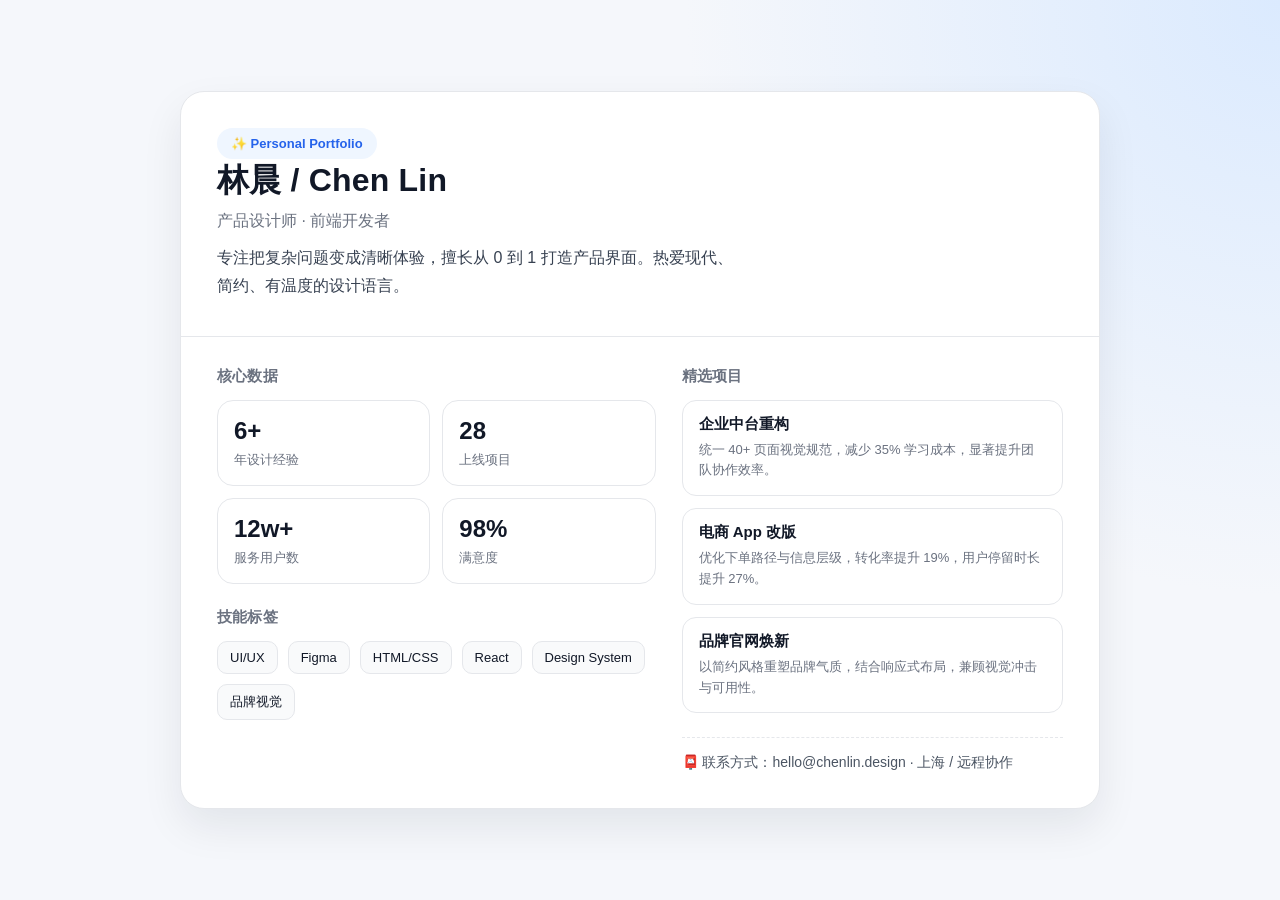
<file: index.html>
<!DOCTYPE html>
<html lang="zh-CN">
<head>
    <meta charset="UTF-8">
    <meta name="viewport" content="width=device-width, initial-scale=1.0">
    <title>个人展示主页</title>
    <style>
        :root {
            --bg: #f5f7fb;
            --card: #ffffff;
            --text: #111827;
            --muted: #6b7280;
            --accent: #2563eb;
            --line: #e5e7eb;
        }

        * {
            margin: 0;
            padding: 0;
            box-sizing: border-box;
            font-family: "Inter", "PingFang SC", "Microsoft YaHei", sans-serif;
        }

        body {
            min-height: 100vh;
            background: radial-gradient(circle at top right, #dbeafe 0%, var(--bg) 38%);
            color: var(--text);
            display: flex;
            justify-content: center;
            align-items: center;
            padding: 24px;
        }

        .profile-card {
            width: min(920px, 100%);
            background: var(--card);
            border: 1px solid var(--line);
            border-radius: 24px;
            box-shadow: 0 18px 40px rgba(15, 23, 42, 0.08);
            overflow: hidden;
        }

        .hero {
            display: flex;
            justify-content: space-between;
            gap: 24px;
            padding: 36px;
            border-bottom: 1px solid var(--line);
            flex-wrap: wrap;
        }

        .name {
            font-size: 32px;
            font-weight: 700;
            margin-bottom: 8px;
            letter-spacing: 0.2px;
        }

        .role {
            font-size: 16px;
            color: var(--muted);
            margin-bottom: 12px;
        }

        .intro {
            max-width: 520px;
            line-height: 1.75;
            color: #374151;
        }

        .badge {
            display: inline-flex;
            align-items: center;
            gap: 8px;
            padding: 8px 14px;
            border-radius: 999px;
            background: #eff6ff;
            color: var(--accent);
            font-size: 13px;
            font-weight: 600;
        }

        .content {
            display: grid;
            grid-template-columns: 1.15fr 1fr;
            gap: 26px;
            padding: 30px 36px 36px;
        }

        .section h2 {
            font-size: 15px;
            color: var(--muted);
            margin-bottom: 14px;
            letter-spacing: 0.2px;
        }

        .stats {
            display: grid;
            grid-template-columns: repeat(2, minmax(120px, 1fr));
            gap: 12px;
            margin-bottom: 24px;
        }

        .stat {
            border: 1px solid var(--line);
            border-radius: 16px;
            padding: 16px;
        }

        .stat .num {
            font-size: 24px;
            font-weight: 700;
            margin-bottom: 6px;
        }

        .stat .label {
            color: var(--muted);
            font-size: 13px;
        }

        .skills {
            display: flex;
            flex-wrap: wrap;
            gap: 10px;
        }

        .skills span {
            padding: 8px 12px;
            background: #f9fafb;
            border: 1px solid var(--line);
            border-radius: 10px;
            font-size: 13px;
        }

        .projects {
            display: grid;
            gap: 12px;
        }

        .project {
            border: 1px solid var(--line);
            border-radius: 14px;
            padding: 14px 16px;
        }

        .project h3 {
            font-size: 15px;
            margin-bottom: 6px;
        }

        .project p {
            color: var(--muted);
            font-size: 13px;
            line-height: 1.6;
        }

        .footer {
            margin-top: 24px;
            padding-top: 16px;
            border-top: 1px dashed var(--line);
            color: #4b5563;
            font-size: 14px;
        }

        @media (max-width: 760px) {
            .content {
                grid-template-columns: 1fr;
            }

            .name {
                font-size: 28px;
            }

            .hero, .content {
                padding: 24px;
            }
        }
    </style>
</head>
<body>
    <main class="profile-card">
        <section class="hero">
            <div>
                <p class="badge">✨ Personal Portfolio</p>
                <h1 class="name">林晨 / Chen Lin</h1>
                <p class="role">产品设计师 · 前端开发者</p>
                <p class="intro">专注把复杂问题变成清晰体验，擅长从 0 到 1 打造产品界面。热爱现代、简约、有温度的设计语言。</p>
            </div>
        </section>

        <section class="content">
            <div class="section">
                <h2>核心数据</h2>
                <div class="stats">
                    <div class="stat"><div class="num">6+</div><div class="label">年设计经验</div></div>
                    <div class="stat"><div class="num">28</div><div class="label">上线项目</div></div>
                    <div class="stat"><div class="num">12w+</div><div class="label">服务用户数</div></div>
                    <div class="stat"><div class="num">98%</div><div class="label">满意度</div></div>
                </div>

                <h2>技能标签</h2>
                <div class="skills">
                    <span>UI/UX</span>
                    <span>Figma</span>
                    <span>HTML/CSS</span>
                    <span>React</span>
                    <span>Design System</span>
                    <span>品牌视觉</span>
                </div>
            </div>

            <div class="section">
                <h2>精选项目</h2>
                <div class="projects">
                    <article class="project">
                        <h3>企业中台重构</h3>
                        <p>统一 40+ 页面视觉规范，减少 35% 学习成本，显著提升团队协作效率。</p>
                    </article>
                    <article class="project">
                        <h3>电商 App 改版</h3>
                        <p>优化下单路径与信息层级，转化率提升 19%，用户停留时长提升 27%。</p>
                    </article>
                    <article class="project">
                        <h3>品牌官网焕新</h3>
                        <p>以简约风格重塑品牌气质，结合响应式布局，兼顾视觉冲击与可用性。</p>
                    </article>
                </div>
                <p class="footer">📮 联系方式：hello@chenlin.design · 上海 / 远程协作</p>
            </div>
        </section>
    </main>
</body>
</html>
</file>
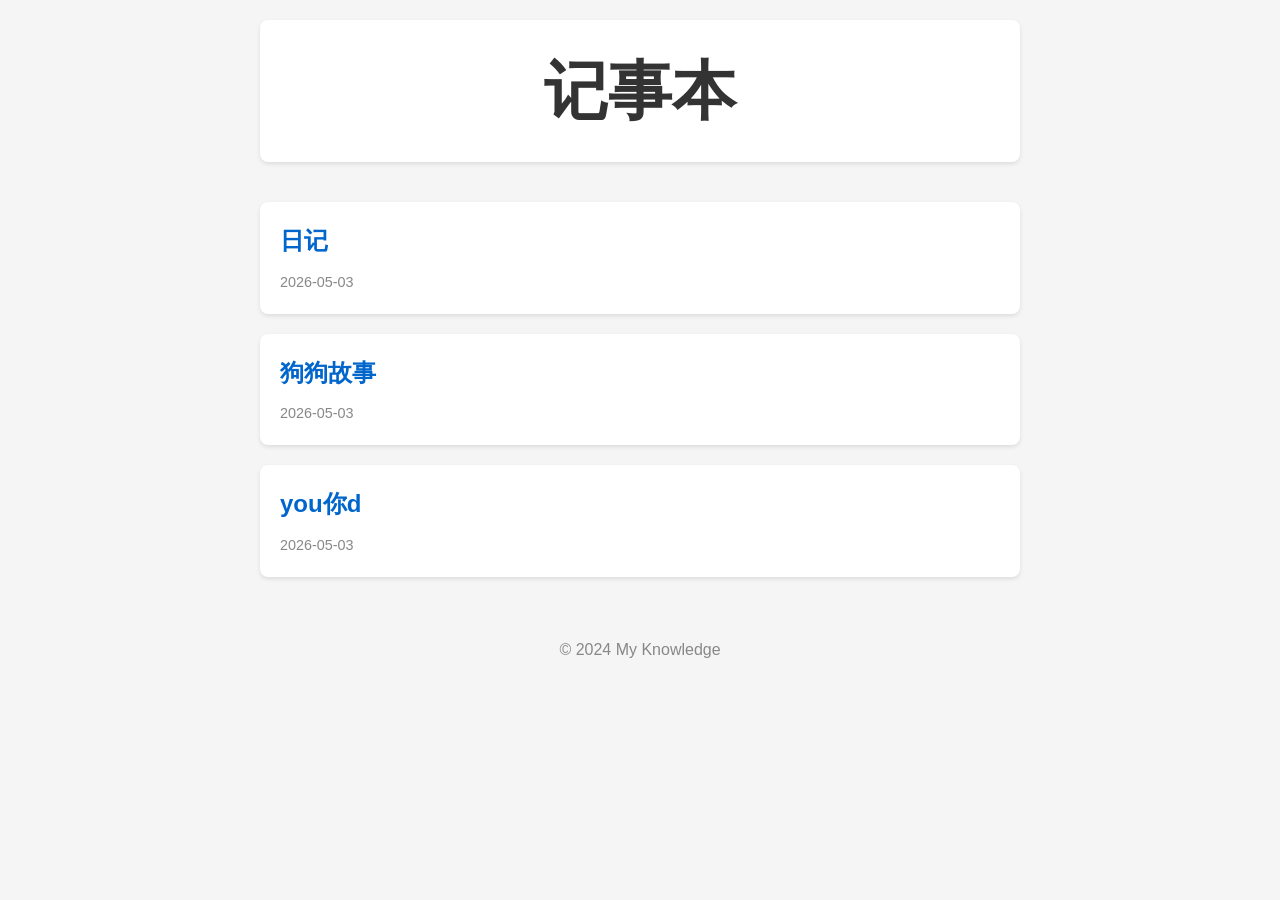
<file: bk/index.html>
<!DOCTYPE html>
<html lang="zh-CN">
<head>
    <meta charset="UTF-8">
    <meta name="viewport" content="width=device-width, initial-scale=1.0">
    <title>记事本</title>
    <link rel="stylesheet" href="style.css">
</head>
<body>
    <header>
        <h1><a href="/">记事本</a></h1>
    </header>
    <main>
        <div id="article-list"></div>
        <article id="article-content" class="hidden"></article>
    </main>
    <footer>
        <p>&copy; 2024 My Knowledge</p>
    </footer>
    <script src="posts.js"></script>
    <script src="app.js"></script>
</body>
</html>
</file>
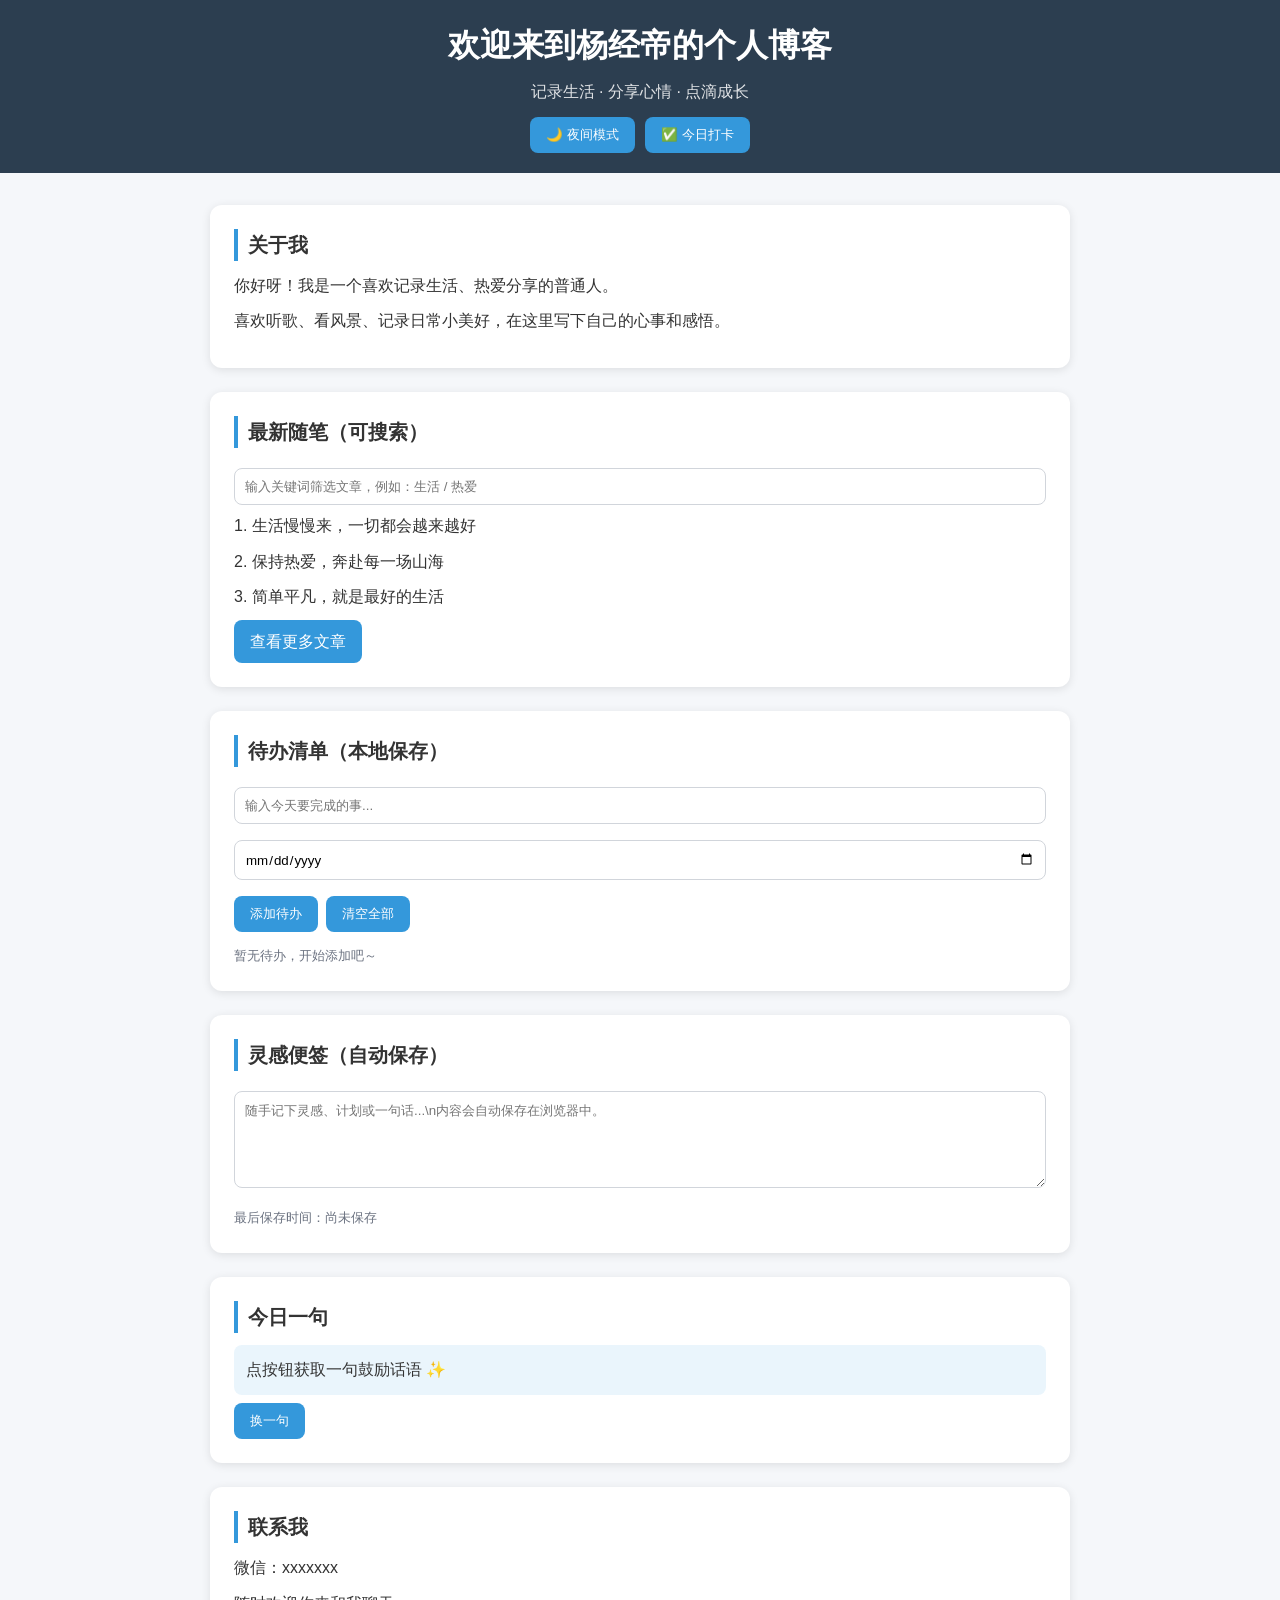
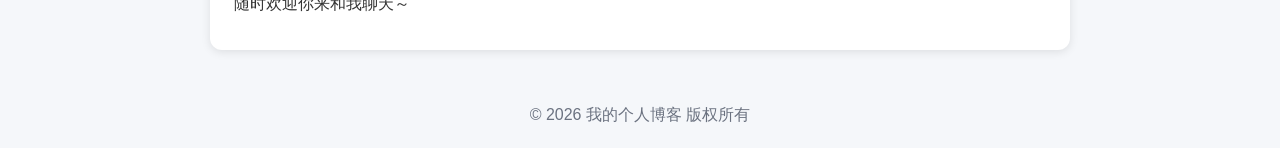
<file: dd.html>
<!DOCTYPE html>
<html lang="zh-CN">
<head>
    <meta charset="UTF-8">
    <meta name="viewport" content="width=device-width, initial-scale=1.0">
    <title>杨经帝的个人博客</title>
    <style>
        :root {
            --bg: #f5f7fa;
            --text: #333;
            --header: #2c3e50;
            --card: #fff;
            --primary: #3498db;
            --primary-hover: #2980b9;
            --muted: #6b7280;
            --shadow: 0 2px 10px rgba(0, 0, 0, 0.1);
        }

        body.dark {
            --bg: #111827;
            --text: #e5e7eb;
            --header: #0f172a;
            --card: #1f2937;
            --primary: #60a5fa;
            --primary-hover: #3b82f6;
            --muted: #9ca3af;
            --shadow: 0 6px 24px rgba(0, 0, 0, 0.35);
        }

        * {
            margin: 0;
            padding: 0;
            box-sizing: border-box;
            font-family: "微软雅黑", sans-serif;
        }

        body {
            background-color: var(--bg);
            color: var(--text);
            line-height: 1.6;
            transition: background-color .2s ease, color .2s ease;
        }

        header {
            background: var(--header);
            color: white;
            padding: 20px 0;
            text-align: center;
        }

        header h1 { margin-bottom: 8px; }
        header p { opacity: 0.85; }

        .top-actions {
            margin-top: 12px;
            display: flex;
            justify-content: center;
            gap: 10px;
            flex-wrap: wrap;
        }

        .container {
            max-width: 900px;
            margin: 32px auto;
            padding: 0 20px;
        }

        .card {
            background: var(--card);
            padding: 24px;
            margin-bottom: 24px;
            border-radius: 12px;
            box-shadow: var(--shadow);
        }

        .card h2 {
            color: var(--text);
            margin-bottom: 12px;
            border-left: 4px solid var(--primary);
            padding-left: 10px;
            font-size: 20px;
        }

        .card p { margin-bottom: 10px; font-size: 16px; }

        .btn, button {
            border: none;
            cursor: pointer;
            display: inline-block;
            padding: 9px 16px;
            background: var(--primary);
            color: white;
            text-decoration: none;
            border-radius: 8px;
            transition: 0.2s;
        }

        .btn:hover, button:hover { background: var(--primary-hover); }

        .inline-tools { display: flex; gap: 8px; flex-wrap: wrap; margin-top: 8px; }

        input[type="text"], input[type="date"], textarea {
            width: 100%;
            border: 1px solid #d1d5db;
            border-radius: 8px;
            padding: 10px;
            background: #fff;
            margin: 8px 0;
        }

        body.dark input[type="text"],
        body.dark input[type="date"],
        body.dark textarea {
            background: #111827;
            color: #e5e7eb;
            border-color: #374151;
        }

        .todo-item {
            display: flex;
            justify-content: space-between;
            align-items: center;
            gap: 10px;
            padding: 8px 0;
            border-bottom: 1px dashed #d1d5db;
        }

        .todo-item small { color: var(--muted); }

        .quote-box {
            padding: 12px;
            border-radius: 8px;
            background: rgba(52, 152, 219, 0.1);
            margin-top: 8px;
        }

        .hidden { display: none; }

        footer {
            text-align: center;
            padding: 20px;
            color: var(--muted);
            margin-top: 30px;
        }
    </style>
</head>
<body>
    <header>
        <h1>欢迎来到杨经帝的个人博客</h1>
        <p>记录生活 · 分享心情 · 点滴成长</p>
        <div class="top-actions">
            <button id="themeToggle">🌙 夜间模式</button>
            <button id="dailyCheckIn">✅ 今日打卡</button>
        </div>
    </header>

    <div class="container">
        <div class="card">
            <h2>关于我</h2>
            <p>你好呀！我是一个喜欢记录生活、热爱分享的普通人。</p>
            <p>喜欢听歌、看风景、记录日常小美好，在这里写下自己的心事和感悟。</p>
        </div>

        <div class="card">
            <h2>最新随笔（可搜索）</h2>
            <input id="searchInput" type="text" placeholder="输入关键词筛选文章，例如：生活 / 热爱" />
            <div id="postList">
                <p data-post>1. 生活慢慢来，一切都会越来越好</p>
                <p data-post>2. 保持热爱，奔赴每一场山海</p>
                <p data-post>3. 简单平凡，就是最好的生活</p>
            </div>
            <a href="#" class="btn">查看更多文章</a>
        </div>

        <div class="card">
            <h2>待办清单（本地保存）</h2>
            <input id="todoInput" type="text" placeholder="输入今天要完成的事..." />
            <input id="todoDate" type="date" />
            <div class="inline-tools">
                <button id="addTodo">添加待办</button>
                <button id="clearTodo">清空全部</button>
            </div>
            <div id="todoList" style="margin-top: 10px;"></div>
        </div>

        <div class="card">
            <h2>灵感便签（自动保存）</h2>
            <textarea id="notePad" rows="5" placeholder="随手记下灵感、计划或一句话...\n内容会自动保存在浏览器中。"></textarea>
            <small style="color: var(--muted);">最后保存时间：<span id="savedAt">尚未保存</span></small>
        </div>

        <div class="card">
            <h2>今日一句</h2>
            <div id="quote" class="quote-box">点按钮获取一句鼓励话语 ✨</div>
            <div class="inline-tools">
                <button id="newQuote">换一句</button>
            </div>
        </div>

        <div class="card">
            <h2>联系我</h2>
            <p>微信：xxxxxxx</p>
            <p>随时欢迎你来和我聊天～</p>
        </div>
    </div>

    <footer>
        &copy; 2026 我的个人博客 版权所有
    </footer>

    <script>
        const themeToggle = document.getElementById('themeToggle');
        const dailyCheckIn = document.getElementById('dailyCheckIn');
        const searchInput = document.getElementById('searchInput');
        const posts = [...document.querySelectorAll('[data-post]')];
        const todoInput = document.getElementById('todoInput');
        const todoDate = document.getElementById('todoDate');
        const addTodo = document.getElementById('addTodo');
        const clearTodo = document.getElementById('clearTodo');
        const todoList = document.getElementById('todoList');
        const notePad = document.getElementById('notePad');
        const savedAt = document.getElementById('savedAt');
        const quote = document.getElementById('quote');
        const newQuote = document.getElementById('newQuote');

        const quotes = [
            '把普通的日子过得浪漫一些。',
            '别急，慢一点也在前进。',
            '你认真生活的样子很好看。',
            '允许自己不完美，但要持续成长。',
            '每一次坚持，都在塑造更好的你。'
        ];

        const loadTheme = () => {
            const isDark = localStorage.getItem('theme') === 'dark';
            document.body.classList.toggle('dark', isDark);
            themeToggle.textContent = isDark ? '☀️ 日间模式' : '🌙 夜间模式';
        };

        themeToggle.onclick = () => {
            const darkNow = !document.body.classList.contains('dark');
            localStorage.setItem('theme', darkNow ? 'dark' : 'light');
            loadTheme();
        };

        dailyCheckIn.onclick = () => {
            const today = new Date().toISOString().slice(0, 10);
            localStorage.setItem('checkInDate', today);
            dailyCheckIn.textContent = `✅ 已打卡 (${today})`;
        };

        const checkedDate = localStorage.getItem('checkInDate');
        if (checkedDate) dailyCheckIn.textContent = `✅ 已打卡 (${checkedDate})`;

        searchInput.oninput = (e) => {
            const key = e.target.value.trim().toLowerCase();
            posts.forEach(post => {
                const hit = post.textContent.toLowerCase().includes(key);
                post.classList.toggle('hidden', !hit);
            });
        };

        const renderTodos = () => {
            const todos = JSON.parse(localStorage.getItem('todos') || '[]');
            if (!todos.length) {
                todoList.innerHTML = '<small style="color: var(--muted);">暂无待办，开始添加吧～</small>';
                return;
            }
            todoList.innerHTML = todos.map((t, i) => `
                <div class="todo-item">
                    <div>
                        <strong>${t.text}</strong><br>
                        <small>截止：${t.date || '未设置'}</small>
                    </div>
                    <button onclick="removeTodo(${i})">完成</button>
                </div>
            `).join('');
        };

        window.removeTodo = (index) => {
            const todos = JSON.parse(localStorage.getItem('todos') || '[]');
            todos.splice(index, 1);
            localStorage.setItem('todos', JSON.stringify(todos));
            renderTodos();
        };

        addTodo.onclick = () => {
            const text = todoInput.value.trim();
            if (!text) return;
            const todos = JSON.parse(localStorage.getItem('todos') || '[]');
            todos.unshift({ text, date: todoDate.value });
            localStorage.setItem('todos', JSON.stringify(todos));
            todoInput.value = '';
            todoDate.value = '';
            renderTodos();
        };

        clearTodo.onclick = () => {
            localStorage.removeItem('todos');
            renderTodos();
        };

        notePad.value = localStorage.getItem('notePad') || '';
        notePad.oninput = () => {
            localStorage.setItem('notePad', notePad.value);
            savedAt.textContent = new Date().toLocaleString();
        };

        newQuote.onclick = () => {
            const pick = quotes[Math.floor(Math.random() * quotes.length)];
            quote.textContent = pick;
        };

        loadTheme();
        renderTodos();
    </script>
</body>
</html>
</file>
<file: bk/style.css>
* {
    margin: 0;
    padding: 0;
    box-sizing: border-box;
}

body {
    font-family: -apple-system, BlinkMacSystemFont, "Segoe UI", Roboto, "Helvetica Neue", Arial, sans-serif;
    line-height: 1.6;
    color: #333;
    max-width: 800px;
    margin: 0 auto;
    padding: 20px;
    background: #f5f5f5;
}

header {
    text-align: center;
    margin-bottom: 40px;
    padding: 20px;
    background: #fff;
    border-radius: 8px;
    box-shadow: 0 2px 4px rgba(0,0,0,0.1);
}

header h1 a {
    text-decoration: none;
    color: #333;
    font-size: 2em;
}

#article-list {
    display: grid;
    gap: 20px;
}

.article-item {
    background: #fff;
    padding: 20px;
    border-radius: 8px;
    box-shadow: 0 2px 4px rgba(0,0,0,0.1);
    cursor: pointer;
    transition: transform 0.2s, box-shadow 0.2s;
}

.article-item:hover {
    transform: translateY(-2px);
    box-shadow: 0 4px 8px rgba(0,0,0,0.15);
}

.article-item h2 {
    font-size: 1.5em;
    margin-bottom: 10px;
    color: #0066cc;
}

.article-item .date {
    color: #888;
    font-size: 0.9em;
}

#article-content {
    background: #fff;
    padding: 40px;
    border-radius: 8px;
    box-shadow: 0 2px 4px rgba(0,0,0,0.1);
}

#article-content.hidden {
    display: none;
}

#article-content h1 {
    margin-bottom: 20px;
}

#article-content .meta {
    color: #888;
    margin-bottom: 30px;
    padding-bottom: 20px;
    border-bottom: 1px solid #eee;
}

#article-content .back-link {
    display: inline-block;
    margin-bottom: 20px;
    color: #0066cc;
    text-decoration: none;
}

#article-content .back-link:hover {
    text-decoration: underline;
}

#article-content img {
    max-width: 100%;
    height: auto;
}

#article-content pre {
    background: #f5f5f5;
    padding: 15px;
    border-radius: 4px;
    overflow-x: auto;
}

#article-content code {
    background: #f5f5f5;
    padding: 2px 6px;
    border-radius: 3px;
    font-family: "SF Mono", Monaco, monospace;
}

#article-content blockquote {
    border-left: 4px solid #0066cc;
    padding-left: 20px;
    margin: 20px 0;
    color: #666;
}

footer {
    text-align: center;
    margin-top: 40px;
    padding: 20px;
    color: #888;
}
</file>
